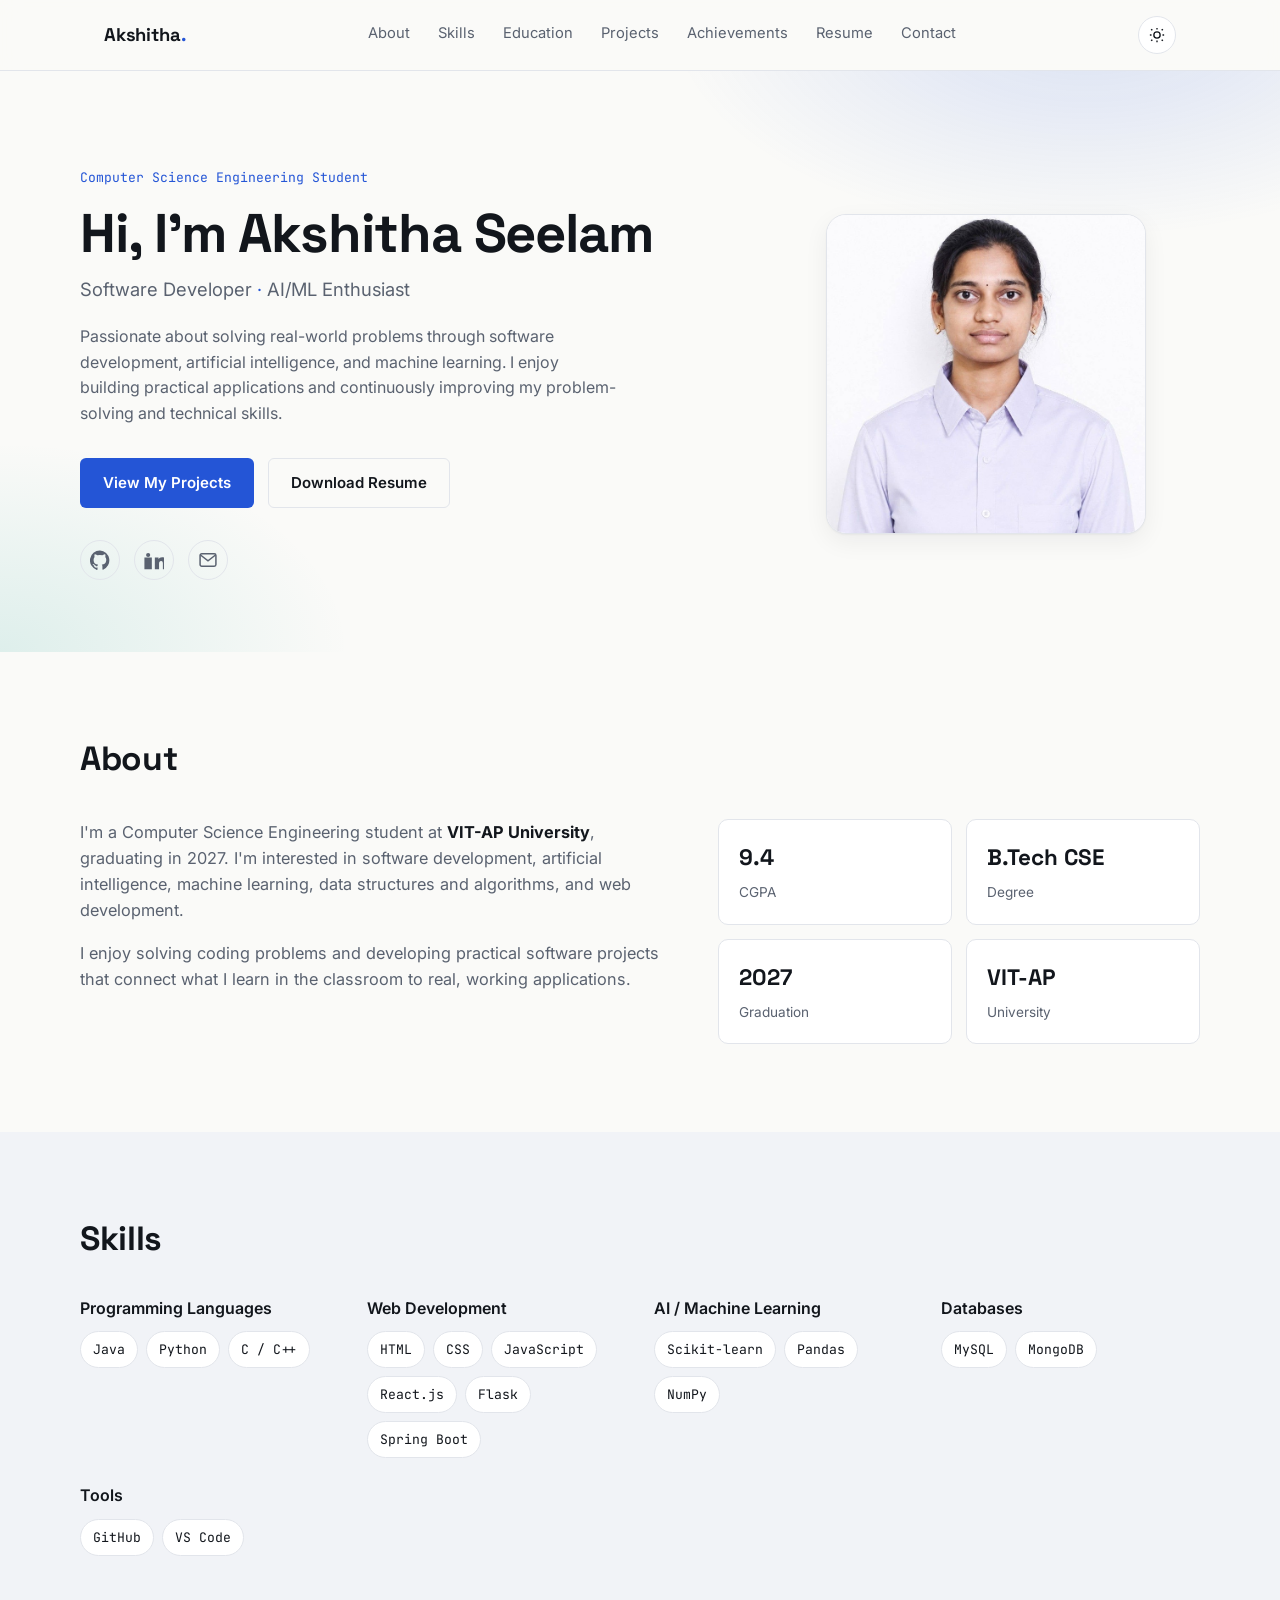
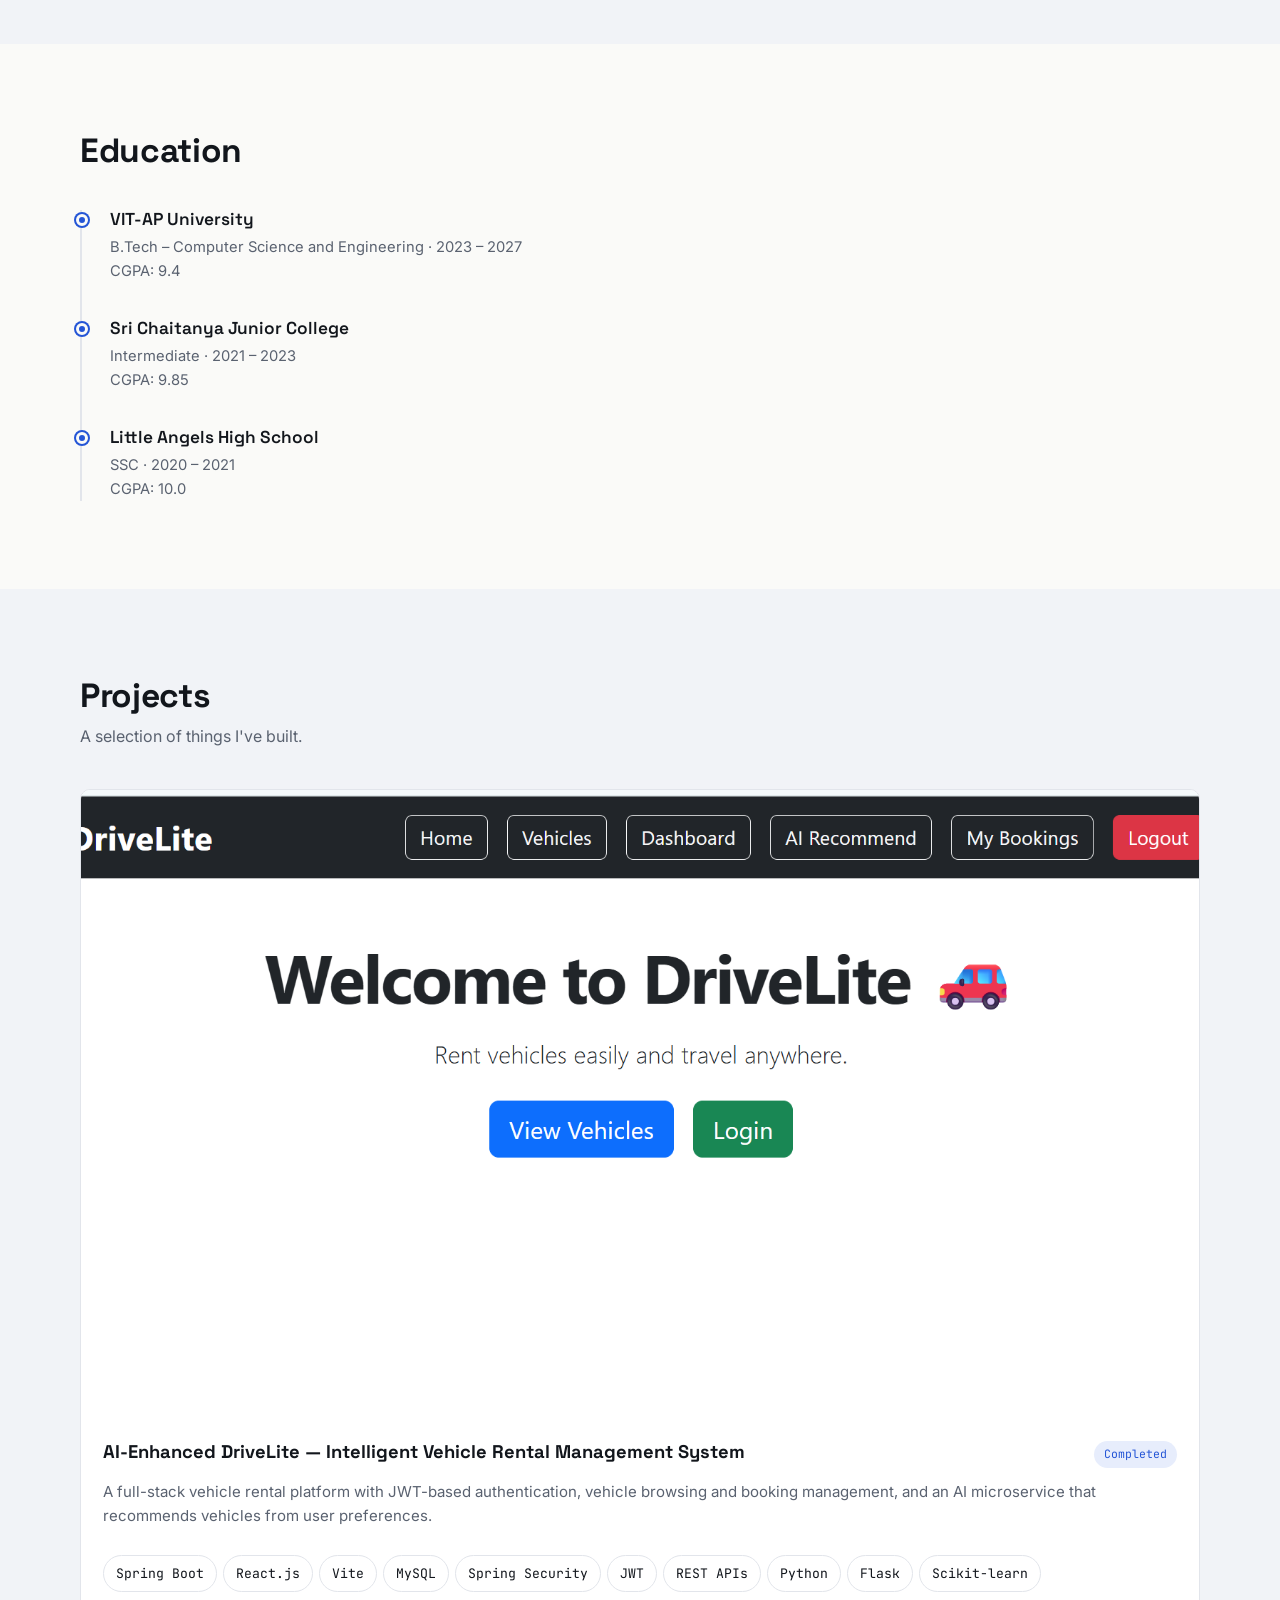
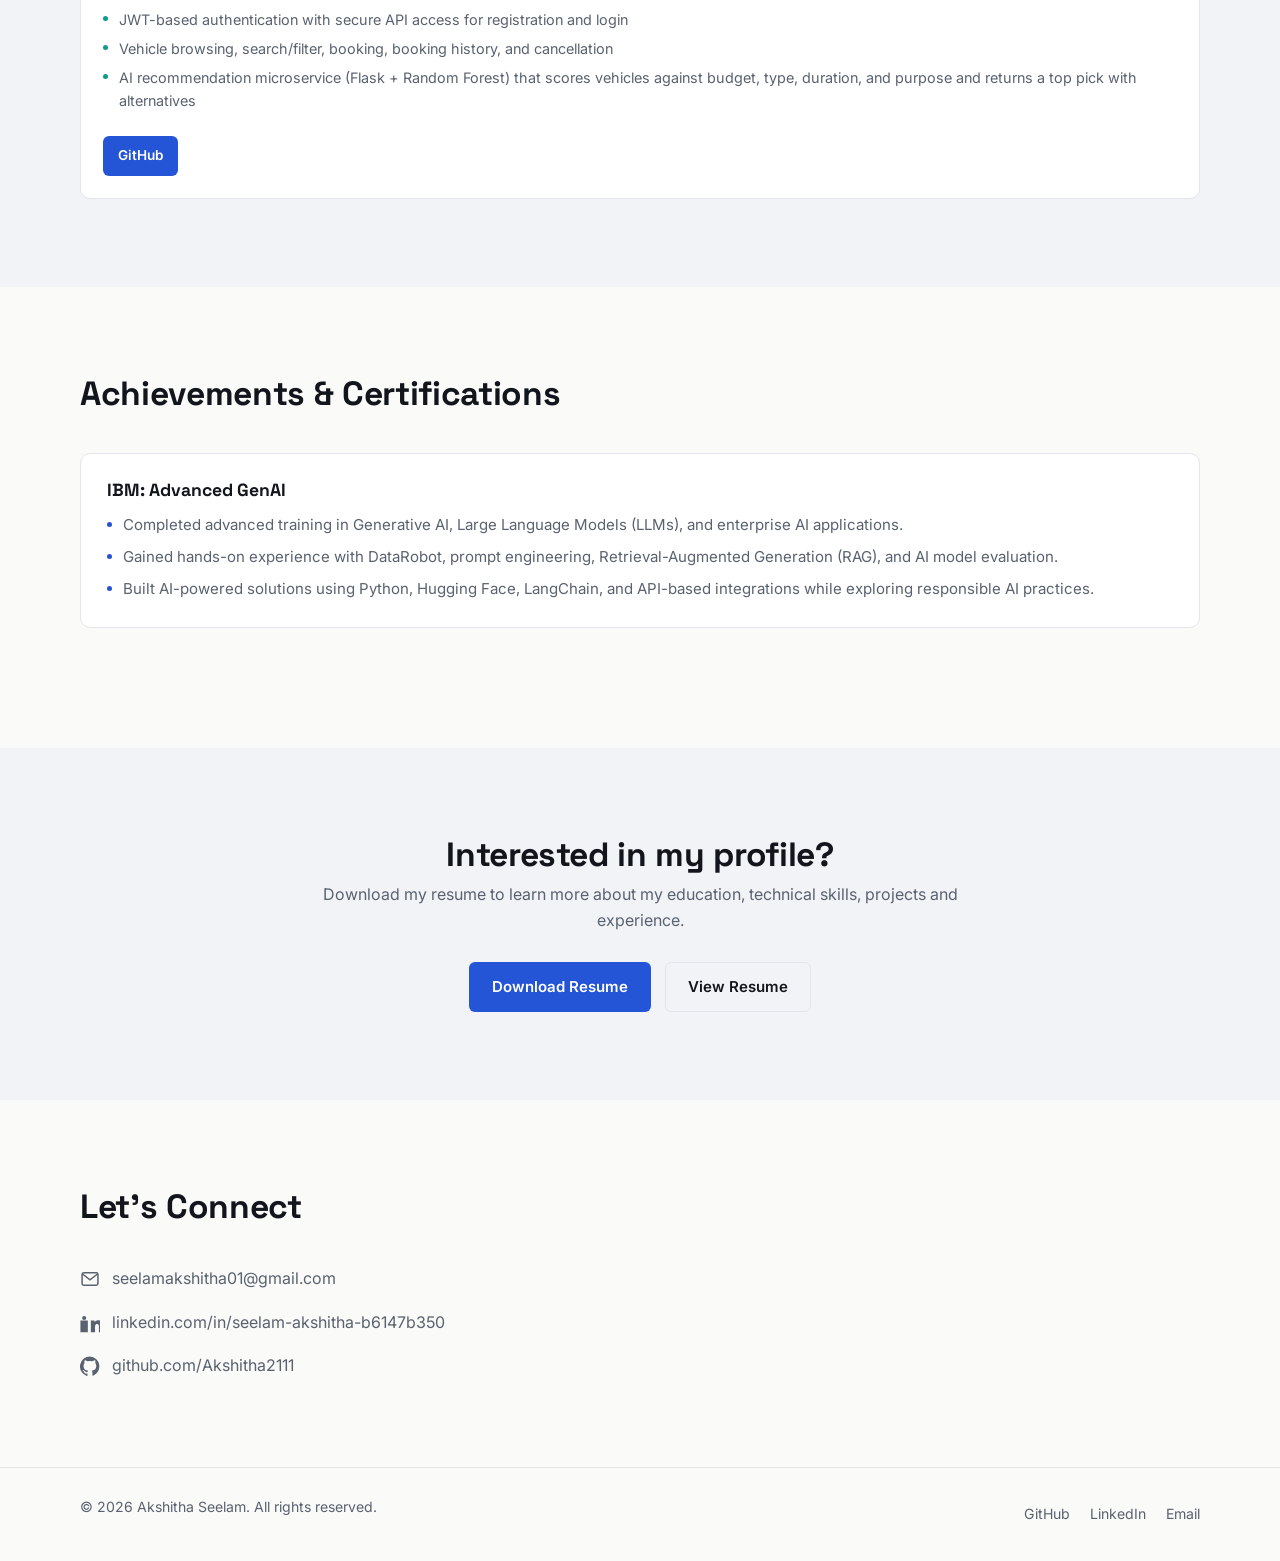
<file: index.html>
<!DOCTYPE html>
<html lang="en">
<head>
<meta charset="UTF-8" />
<meta name="viewport" content="width=device-width, initial-scale=1.0" />
<title>Akshitha Seelam — Software Developer</title>
<meta name="description" content="Portfolio of Akshitha Seelam, Computer Science Engineering student focused on software development, AI and machine learning." />

<link rel="preconnect" href="https://fonts.googleapis.com">
<link rel="preconnect" href="https://fonts.gstatic.com" crossorigin>
<link href="https://fonts.googleapis.com/css2?family=Space+Grotesk:wght@500;600;700&family=Inter:wght@400;500;600&family=JetBrains+Mono:wght@400;500&display=swap" rel="stylesheet">

<link rel="stylesheet" href="style.css" />
</head>
<body>

<a class="skip-link" href="#main">Skip to content</a>

<!-- ================= NAV ================= -->
<header class="nav" id="nav">
  <div class="nav__inner">
    <a href="#" class="nav__brand">Akshitha<span>.</span></a>

    <nav class="nav__links" id="navLinks">
      <a href="#about" class="nav__link">About</a>
      <a href="#skills" class="nav__link">Skills</a>
      <a href="#education" class="nav__link">Education</a>
      <a href="#projects" class="nav__link">Projects</a>
      <a href="#achievements" class="nav__link">Achievements</a>
      <a href="#resume" class="nav__link">Resume</a>
      <a href="#contact" class="nav__link">Contact</a>
    </nav>

    <div class="nav__actions">
      <button class="theme-toggle" id="themeToggle" aria-label="Switch to dark mode" aria-pressed="false">
        <svg class="icon icon-sun" viewBox="0 0 24 24" fill="none" stroke="currentColor" stroke-width="1.8"><circle cx="12" cy="12" r="4.2"/><path d="M12 2.5v2.2M12 19.3v2.2M4.2 4.2l1.6 1.6M18.2 18.2l1.6 1.6M2.5 12h2.2M19.3 12h2.2M4.2 19.8l1.6-1.6M18.2 5.8l1.6-1.6"/></svg>
        <svg class="icon icon-moon" viewBox="0 0 24 24" fill="none" stroke="currentColor" stroke-width="1.8"><path d="M20 14.5A8.5 8.5 0 1 1 9.5 4a6.8 6.8 0 0 0 10.5 10.5Z"/></svg>
      </button>

      <button class="hamburger" id="hamburger" aria-label="Open menu" aria-expanded="false" aria-controls="navLinks">
        <span></span><span></span><span></span>
      </button>
    </div>
  </div>
</header>

<main id="main">

  <!-- ================= HERO ================= -->
  <section class="hero" id="hero">
    <div class="hero__bg" aria-hidden="true"></div>
    <div class="hero__inner">
      <div class="hero__text">
        <p class="hero__eyebrow">Computer Science Engineering Student</p>
        <h1 class="hero__title">Hi, I'm Akshitha Seelam</h1>
        <p class="hero__role">Software Developer <span class="dot">·</span> AI/ML Enthusiast</p>
        <p class="hero__desc">
          Passionate about solving real-world problems through software development,
          artificial intelligence, and machine learning. I enjoy building practical
          applications and continuously improving my problem-solving and technical skills.
        </p>

        <div class="hero__cta">
          <a href="#projects" class="btn btn--primary">View My Projects</a>
          <a href="assets/Akshitha_Resume.pdf" class="btn btn--outline" download>Download Resume</a>
        </div>

        <div class="hero__social">
          <a href="https://github.com/Akshitha2111" target="_blank" rel="noopener" aria-label="GitHub profile" class="social-link">
            <svg viewBox="0 0 24 24" fill="currentColor" width="20" height="20"><path d="M12 .5a12 12 0 0 0-3.8 23.4c.6.1.8-.3.8-.6v-2.2c-3.3.7-4-1.6-4-1.6-.6-1.4-1.4-1.8-1.4-1.8-1-.8.1-.8.1-.8 1.2.1 1.8 1.2 1.8 1.2 1.1 1.9 2.8 1.3 3.5 1 .1-.8.4-1.3.7-1.6-2.7-.3-5.4-1.3-5.4-5.9 0-1.3.5-2.4 1.2-3.2-.1-.3-.5-1.5.1-3.2 0 0 1-.3 3.3 1.2a11.4 11.4 0 0 1 6 0c2.3-1.5 3.3-1.2 3.3-1.2.6 1.7.2 2.9.1 3.2.8.8 1.2 1.9 1.2 3.2 0 4.6-2.7 5.6-5.4 5.9.4.4.8 1.1.8 2.2v3.3c0 .3.2.7.8.6A12 12 0 0 0 12 .5Z"/></svg>
          </a>
          <a href="https://www.linkedin.com/in/seelam-akshitha-b6147b350?utm_source=share_via&amp;utm_content=profile&amp;utm_medium=member_android" target="_blank" rel="noopener" aria-label="LinkedIn profile" class="social-link">
            <svg viewBox="0 0 24 24" fill="currentColor" width="20" height="20"><path d="M4.98 3.5a2.5 2.5 0 1 1 0 5 2.5 2.5 0 0 1 0-5ZM.5 8.98h8.9V23H.5V8.98ZM13 8.98h4.4v1.9h.06c.6-1.1 2.1-2.3 4.3-2.3 4.6 0 5.5 3 5.5 6.9V23h-4.6v-6.4c0-1.5 0-3.5-2.1-3.5s-2.5 1.7-2.5 3.4V23H13V8.98Z"/></svg>
          </a>
          <a href="mailto:seelamakshitha01@gmail.com" aria-label="Send email" class="social-link">
            <svg viewBox="0 0 24 24" fill="none" stroke="currentColor" stroke-width="1.8" width="20" height="20"><rect x="2.5" y="4.5" width="19" height="15" rx="2"/><path d="m3 6 9 7 9-7"/></svg>
          </a>
        </div>
      </div>

      <div class="hero__portrait">
        <div class="portrait-frame">
          <img src="assets/profile.jpg" alt="Portrait of Akshitha Seelam" class="portrait-img" onerror="this.src='data:image/svg+xml;utf8,<svg xmlns=%22http://www.w3.org/2000/svg%22 width=%22400%22 height=%22400%22><rect width=%22400%22 height=%22400%22 fill=%22%23e7ebf3%22/><text x=%2250%25%22 y=%2250%25%22 font-family=%22sans-serif%22 font-size=%2222%22 fill=%22%237a8199%22 text-anchor=%22middle%22 dy=%22.3em%22>Add profile.jpg</text></svg>'" />
        </div>
      </div>
    </div>
  </section>

  <!-- ================= ABOUT ================= -->
  <section class="section" id="about">
    <div class="section__inner">
      <h2 class="section__title">About</h2>
      <div class="about__grid">
        <div class="about__text">
          <p>
            I'm a Computer Science Engineering student at <strong>VIT-AP University</strong>,
            graduating in 2027. I'm interested in software development, artificial intelligence,
            machine learning, data structures and algorithms, and web development.
          </p>
          <p>
            I enjoy solving coding problems and developing practical software projects that
            connect what I learn in the classroom to real, working applications.
          </p>
        </div>

        <div class="about__stats">
          <div class="stat-card">
            <span class="stat-card__value">9.4</span>
            <span class="stat-card__label">CGPA</span>
          </div>
          <div class="stat-card">
            <span class="stat-card__value">B.Tech CSE</span>
            <span class="stat-card__label">Degree</span>
          </div>
          <div class="stat-card">
            <span class="stat-card__value">2027</span>
            <span class="stat-card__label">Graduation</span>
          </div>
          <div class="stat-card">
            <span class="stat-card__value">VIT-AP</span>
            <span class="stat-card__label">University</span>
          </div>
        </div>
      </div>
    </div>
  </section>

  <!-- ================= SKILLS ================= -->
  <section class="section section--alt" id="skills">
    <div class="section__inner">
      <h2 class="section__title">Skills</h2>

      <div class="skills__grid">
        <div class="skill-group">
          <h3 class="skill-group__title">Programming Languages</h3>
          <div class="badges">
            <span class="badge">Java</span>
            <span class="badge">Python</span>
            <span class="badge">C / C++</span>
          </div>
        </div>

        <div class="skill-group">
          <h3 class="skill-group__title">Web Development</h3>
          <div class="badges">
            <span class="badge">HTML</span>
            <span class="badge">CSS</span>
            <span class="badge">JavaScript</span>
            <span class="badge">React.js</span>
            <span class="badge">Flask</span>
            <span class="badge">Spring Boot</span>
          </div>
        </div>

        <div class="skill-group">
          <h3 class="skill-group__title">AI / Machine Learning</h3>
          <div class="badges">
            <span class="badge">Scikit-learn</span>
            <span class="badge">Pandas</span>
            <span class="badge">NumPy</span>
          </div>
        </div>

        <div class="skill-group">
          <h3 class="skill-group__title">Databases</h3>
          <div class="badges">
            <span class="badge">MySQL</span>
            <span class="badge">MongoDB</span>
          </div>
        </div>

        <div class="skill-group">
          <h3 class="skill-group__title">Tools</h3>
          <div class="badges">
            <span class="badge">GitHub</span>
            <span class="badge">VS Code</span>
          </div>
        </div>
      </div>
    </div>
  </section>

  <!-- ================= EDUCATION ================= -->
  <section class="section" id="education">
    <div class="section__inner">
      <h2 class="section__title">Education</h2>

      <ol class="timeline">
        <li class="timeline__item">
          <div class="timeline__dot"></div>
          <div class="timeline__content">
            <h3>VIT-AP University</h3>
            <p class="timeline__meta">B.Tech – Computer Science and Engineering · 2023 – 2027</p>
            <p class="timeline__meta">CGPA: 9.4</p>
          </div>
        </li>
        <li class="timeline__item">
          <div class="timeline__dot"></div>
          <div class="timeline__content">
            <h3>Sri Chaitanya Junior College</h3>
            <p class="timeline__meta">Intermediate · 2021 – 2023</p>
            <p class="timeline__meta">CGPA: 9.85</p>
          </div>
        </li>
        <li class="timeline__item">
          <div class="timeline__dot"></div>
          <div class="timeline__content">
            <h3>Little Angels High School</h3>
            <p class="timeline__meta">SSC · 2020 – 2021</p>
            <p class="timeline__meta">CGPA: 10.0</p>
          </div>
        </li>
      </ol>
    </div>
  </section>

  <!-- ================= PROJECTS ================= -->
  <section class="section section--alt" id="projects">
    <div class="section__inner">
      <h2 class="section__title">Projects</h2>
      <p class="section__sub">A selection of things I've built.</p>

      <div class="project-grid" id="projectGrid">
        <!-- Project cards are injected by script.js from the projects[] array -->
      </div>
    </div>
  </section>

  <!-- ================= ACHIEVEMENTS ================= -->
  <section class="section" id="achievements">
    <div class="section__inner">
      <h2 class="section__title">Achievements &amp; Certifications</h2>

      <div class="cert-card">
        <h3>IBM: Advanced GenAI</h3>
        <ul>
          <li>Completed advanced training in Generative AI, Large Language Models (LLMs), and enterprise AI applications.</li>
          <li>Gained hands-on experience with DataRobot, prompt engineering, Retrieval-Augmented Generation (RAG), and AI model evaluation.</li>
          <li>Built AI-powered solutions using Python, Hugging Face, LangChain, and API-based integrations while exploring responsible AI practices.</li>
        </ul>
      </div>

      
    </div>
  </section>

  <!-- ================= RESUME ================= -->
  <section class="section section--alt" id="resume">
    <div class="section__inner section__inner--narrow">
      <h2 class="section__title">Interested in my profile?</h2>
      <p class="resume__desc">
        Download my resume to learn more about my education, technical skills,
        projects and experience.
      </p>
      <div class="resume__cta">
        <a href="assets/Akshitha_Resume.pdf" class="btn btn--primary" download>Download Resume</a>
        <a href="assets/Akshitha_Resume.pdf" class="btn btn--outline" target="_blank" rel="noopener">View Resume</a>
      </div>
    </div>
  </section>

  <!-- ================= CONTACT ================= -->
  <section class="section" id="contact">
    <div class="section__inner">
      <h2 class="section__title">Let's Connect</h2>

      <div class="contact__grid">
        <div class="contact__info">
          <a class="contact__row" href="mailto:seelamakshitha01@gmail.com">
            <svg viewBox="0 0 24 24" fill="none" stroke="currentColor" stroke-width="1.8" width="20" height="20"><rect x="2.5" y="4.5" width="19" height="15" rx="2"/><path d="m3 6 9 7 9-7"/></svg>
            seelamakshitha01@gmail.com
          </a>
          <a class="contact__row" href="https://www.linkedin.com/in/seelam-akshitha-b6147b350?utm_source=share_via&amp;utm_content=profile&amp;utm_medium=member_android" target="_blank" rel="noopener">
            <svg viewBox="0 0 24 24" fill="currentColor" width="20" height="20"><path d="M4.98 3.5a2.5 2.5 0 1 1 0 5 2.5 2.5 0 0 1 0-5ZM.5 8.98h8.9V23H.5V8.98ZM13 8.98h4.4v1.9h.06c.6-1.1 2.1-2.3 4.3-2.3 4.6 0 5.5 3 5.5 6.9V23h-4.6v-6.4c0-1.5 0-3.5-2.1-3.5s-2.5 1.7-2.5 3.4V23H13V8.98Z"/></svg>
            linkedin.com/in/seelam-akshitha-b6147b350
          </a>
          <a class="contact__row" href="https://github.com/Akshitha2111" target="_blank" rel="noopener">
            <svg viewBox="0 0 24 24" fill="currentColor" width="20" height="20"><path d="M12 .5a12 12 0 0 0-3.8 23.4c.6.1.8-.3.8-.6v-2.2c-3.3.7-4-1.6-4-1.6-.6-1.4-1.4-1.8-1.4-1.8-1-.8.1-.8.1-.8 1.2.1 1.8 1.2 1.8 1.2 1.1 1.9 2.8 1.3 3.5 1 .1-.8.4-1.3.7-1.6-2.7-.3-5.4-1.3-5.4-5.9 0-1.3.5-2.4 1.2-3.2-.1-.3-.5-1.5.1-3.2 0 0 1-.3 3.3 1.2a11.4 11.4 0 0 1 6 0c2.3-1.5 3.3-1.2 3.3-1.2.6 1.7.2 2.9.1 3.2.8.8 1.2 1.9 1.2 3.2 0 4.6-2.7 5.6-5.4 5.9.4.4.8 1.1.8 2.2v3.3c0 .3.2.7.8.6A12 12 0 0 0 12 .5Z"/></svg>
            github.com/Akshitha2111
          </a>
        </div>
      </div>
    </div>
  </section>

</main>

<!-- ================= FOOTER ================= -->
<footer class="footer">
  <div class="footer__inner">
    <p>© 2026 Akshitha Seelam. All rights reserved.</p>
    <div class="footer__links">
      <a href="https://github.com/Akshitha2111" target="_blank" rel="noopener">GitHub</a>
      <a href="https://www.linkedin.com/in/seelam-akshitha-b6147b350?utm_source=share_via&amp;utm_content=profile&amp;utm_medium=member_android" target="_blank" rel="noopener">LinkedIn</a>
      <a href="mailto:seelamakshitha01@gmail.com">Email</a>
    </div>
  </div>
</footer>

<script src="script.js"></script>
</body>
</html>
</file>
<file: style.css>
/* ==========================================================================
   Akshitha Seelam — Portfolio
   Design tokens
   ========================================================================== */
:root {
  --font-display: "Space Grotesk", "Segoe UI", sans-serif;
  --font-body: "Inter", "Segoe UI", sans-serif;
  --font-mono: "JetBrains Mono", "SFMono-Regular", monospace;

  --bg: #FAFAF8;
  --bg-alt: #F1F3F7;
  --surface: #FFFFFF;
  --border: #E2E5EB;
  --text: #12161C;
  --text-muted: #5A6270;
  --accent: #2455D6;
  --accent-soft: #E7EDFC;
  --accent-2: #0F9C8F;

  --shadow: 0 1px 2px rgba(18, 22, 28, 0.04), 0 8px 24px rgba(18, 22, 28, 0.06);
  --radius-sm: 6px;
  --radius-md: 10px;
  --max-width: 1120px;

  --transition: 180ms ease;
}

:root[data-theme="dark"] {
  --bg: #0E1116;
  --bg-alt: #141821;
  --surface: #171C25;
  --border: #262C38;
  --text: #EDEFF3;
  --text-muted: #9BA3B2;
  --accent: #5C8CFF;
  --accent-soft: #1B2540;
  --accent-2: #29C7B4;

  --shadow: 0 1px 2px rgba(0, 0, 0, 0.3), 0 12px 32px rgba(0, 0, 0, 0.35);
}

@media (prefers-reduced-motion: reduce) {
  *, *::before, *::after {
    animation-duration: 0.01ms !important;
    transition-duration: 0.01ms !important;
    scroll-behavior: auto !important;
  }
}

/* ==========================================================================
   Reset
   ========================================================================== */
* { box-sizing: border-box; }
html { scroll-behavior: smooth; }
body {
  margin: 0;
  background: var(--bg);
  color: var(--text);
  font-family: var(--font-body);
  font-size: 16px;
  line-height: 1.6;
  -webkit-font-smoothing: antialiased;
  transition: background var(--transition), color var(--transition);
}
img { max-width: 100%; display: block; }
a { color: inherit; text-decoration: none; }
ul, ol { margin: 0; padding: 0; list-style: none; }
h1, h2, h3 { font-family: var(--font-display); margin: 0; line-height: 1.15; }
p { margin: 0 0 1em; }
p:last-child { margin-bottom: 0; }

.skip-link {
  position: absolute;
  left: -999px;
  top: 0;
  background: var(--accent);
  color: #fff;
  padding: 10px 16px;
  z-index: 100;
  border-radius: 0 0 var(--radius-sm) 0;
}
.skip-link:focus { left: 0; }

:focus-visible {
  outline: 2px solid var(--accent);
  outline-offset: 2px;
}

/* ==========================================================================
   Nav
   ========================================================================== */
.nav {
  position: sticky;
  top: 0;
  z-index: 50;
  background: color-mix(in srgb, var(--bg) 88%, transparent);
  backdrop-filter: blur(10px);
  border-bottom: 1px solid var(--border);
}
.nav__inner {
  max-width: var(--max-width);
  margin: 0 auto;
  padding: 16px 24px;
  display: flex;
  align-items: center;
  justify-content: space-between;
}
.nav__brand {
  font-family: var(--font-display);
  font-weight: 700;
  font-size: 1.15rem;
  letter-spacing: -0.01em;
}
.nav__brand span { color: var(--accent); }

.nav__links {
  display: flex;
  gap: 28px;
}
.nav__link {
  font-size: 0.92rem;
  color: var(--text-muted);
  padding: 6px 0;
  border-bottom: 2px solid transparent;
  transition: color var(--transition), border-color var(--transition);
}
.nav__link:hover, .nav__link:focus-visible { color: var(--text); border-color: var(--accent); }

.nav__actions { display: flex; align-items: center; gap: 10px; }

.theme-toggle {
  width: 38px; height: 38px;
  border-radius: 50%;
  border: 1px solid var(--border);
  background: var(--surface);
  color: var(--text);
  display: grid;
  place-items: center;
  cursor: pointer;
  transition: border-color var(--transition), background var(--transition);
}
.theme-toggle:hover { border-color: var(--accent); }
.theme-toggle .icon { width: 18px; height: 18px; }
.theme-toggle .icon-moon { display: none; }
:root[data-theme="dark"] .theme-toggle .icon-sun { display: none; }
:root[data-theme="dark"] .theme-toggle .icon-moon { display: block; }

.hamburger {
  display: none;
  width: 38px; height: 38px;
  border-radius: var(--radius-sm);
  border: 1px solid var(--border);
  background: var(--surface);
  cursor: pointer;
  flex-direction: column;
  align-items: center;
  justify-content: center;
  gap: 4px;
}
.hamburger span {
  width: 18px; height: 2px;
  background: var(--text);
  transition: transform var(--transition), opacity var(--transition);
}
.hamburger[aria-expanded="true"] span:nth-child(1) { transform: translateY(6px) rotate(45deg); }
.hamburger[aria-expanded="true"] span:nth-child(2) { opacity: 0; }
.hamburger[aria-expanded="true"] span:nth-child(3) { transform: translateY(-6px) rotate(-45deg); }

/* ==========================================================================
   Buttons
   ========================================================================== */
.btn {
  display: inline-flex;
  align-items: center;
  justify-content: center;
  padding: 12px 22px;
  border-radius: var(--radius-sm);
  font-family: var(--font-body);
  font-weight: 600;
  font-size: 0.94rem;
  border: 1px solid transparent;
  cursor: pointer;
  transition: transform var(--transition), background var(--transition), border-color var(--transition), color var(--transition);
}
.btn:hover { transform: translateY(-1px); }
.btn--primary { background: var(--accent); color: #fff; }
.btn--primary:hover { background: color-mix(in srgb, var(--accent) 88%, black); }
.btn--outline { background: transparent; color: var(--text); border-color: var(--border); }
.btn--outline:hover { border-color: var(--accent); color: var(--accent); }
.btn--full { width: 100%; }
.btn--sm { padding: 8px 14px; font-size: 0.85rem; }

/* ==========================================================================
   Hero
   ========================================================================== */
.hero {
  position: relative;
  overflow: hidden;
  padding: 96px 24px 72px;
}
.hero__bg {
  position: absolute;
  inset: 0;
  z-index: -1;
  background:
    radial-gradient(600px 320px at 85% -10%, color-mix(in srgb, var(--accent) 16%, transparent), transparent 70%),
    radial-gradient(500px 300px at 0% 100%, color-mix(in srgb, var(--accent-2) 12%, transparent), transparent 70%);
}
.hero__inner {
  max-width: var(--max-width);
  margin: 0 auto;
  display: grid;
  grid-template-columns: 1.2fr 0.8fr;
  gap: 48px;
  align-items: center;
}
.hero__eyebrow {
  font-family: var(--font-mono);
  font-size: 0.82rem;
  color: var(--accent);
  margin-bottom: 14px;
}
.hero__title {
  font-size: clamp(2.2rem, 4.5vw, 3.4rem);
  font-weight: 700;
  letter-spacing: -0.02em;
  margin-bottom: 10px;
}
.hero__role {
  font-size: 1.15rem;
  color: var(--text-muted);
  margin-bottom: 20px;
}
.hero__role .dot { color: var(--accent); }
.hero__desc {
  max-width: 54ch;
  color: var(--text-muted);
  margin-bottom: 32px;
}
.hero__cta { display: flex; gap: 14px; flex-wrap: wrap; margin-bottom: 32px; }
.hero__social { display: flex; gap: 14px; }
.social-link {
  width: 40px; height: 40px;
  display: grid;
  place-items: center;
  border-radius: 50%;
  border: 1px solid var(--border);
  color: var(--text-muted);
  transition: color var(--transition), border-color var(--transition), transform var(--transition);
}
.social-link:hover { color: var(--accent); border-color: var(--accent); transform: translateY(-2px); }

.hero__portrait { display: flex; justify-content: center; }
.portrait-frame {
  width: min(320px, 80vw);
  aspect-ratio: 1;
  border-radius: 20px;
  overflow: hidden;
  border: 1px solid var(--border);
  box-shadow: var(--shadow);
  background: var(--surface);
}
.portrait-img { width: 100%; height: 100%; object-fit: cover; }

/* ==========================================================================
   Sections
   ========================================================================== */
.section { padding: 88px 24px; }
.section--alt { background: var(--bg-alt); }
.section__inner { max-width: var(--max-width); margin: 0 auto; }
.section__inner--narrow { max-width: 640px; text-align: center; }
.section__title {
  font-size: clamp(1.6rem, 3vw, 2.1rem);
  font-weight: 700;
  letter-spacing: -0.01em;
  margin-bottom: 8px;
}
.section__sub { color: var(--text-muted); margin-bottom: 40px; }
#skills .section__title, #education .section__title, #achievements .section__title,
#about .section__title, #contact .section__title { margin-bottom: 40px; }

/* About */
.about__grid {
  display: grid;
  grid-template-columns: 1.1fr 0.9fr;
  gap: 48px;
  align-items: start;
}
.about__text { color: var(--text-muted); font-size: 1.02rem; }
.about__text strong { color: var(--text); }
.about__stats {
  display: grid;
  grid-template-columns: 1fr 1fr;
  gap: 14px;
}
.stat-card {
  background: var(--surface);
  border: 1px solid var(--border);
  border-radius: var(--radius-md);
  padding: 20px;
  display: flex;
  flex-direction: column;
  gap: 6px;
}
.stat-card__value { font-family: var(--font-display); font-size: 1.4rem; font-weight: 700; }
.stat-card__label { font-size: 0.85rem; color: var(--text-muted); }

/* Skills */
.skills__grid {
  display: grid;
  grid-template-columns: repeat(auto-fit, minmax(230px, 1fr));
  gap: 28px;
}
.skill-group__title {
  font-size: 1rem;
  font-weight: 600;
  margin-bottom: 14px;
  font-family: var(--font-body);
}
.badges { display: flex; flex-wrap: wrap; gap: 8px; }
.badge {
  font-family: var(--font-mono);
  font-size: 0.82rem;
  padding: 7px 12px;
  border-radius: 999px;
  background: var(--surface);
  border: 1px solid var(--border);
  color: var(--text);
}
.badge--link { color: var(--accent); cursor: pointer; transition: border-color var(--transition); }
.badge--link:hover { border-color: var(--accent); }

/* Education timeline */
.timeline { position: relative; padding-left: 28px; border-left: 2px solid var(--border); }
.timeline__item { position: relative; padding-bottom: 36px; }
.timeline__item:last-child { padding-bottom: 0; }
.timeline__dot {
  position: absolute;
  left: -34px;
  top: 4px;
  width: 12px; height: 12px;
  border-radius: 50%;
  background: var(--accent);
  border: 3px solid var(--bg);
  box-shadow: 0 0 0 2px var(--accent);
}
.timeline__content h3 { font-size: 1.08rem; font-weight: 600; margin-bottom: 6px; }
.timeline__meta { color: var(--text-muted); font-size: 0.92rem; margin: 0; }

/* Projects */
.project-grid {
  display: grid;
  grid-template-columns: repeat(auto-fit, minmax(320px, 1fr));
  gap: 28px;
}
.project-card {
  background: var(--surface);
  border: 1px solid var(--border);
  border-radius: var(--radius-md);
  overflow: hidden;
  display: flex;
  flex-direction: column;
  transition: transform var(--transition), box-shadow var(--transition);
}
.project-card:hover { transform: translateY(-4px); box-shadow: var(--shadow); }
.project-card__image {
  aspect-ratio: 16/9;
  background: var(--bg-alt);
  display: grid;
  place-items: center;
  color: var(--text-muted);
  font-family: var(--font-mono);
  font-size: 0.8rem;
  overflow: hidden;
}
.project-card__image img { width: 100%; height: 100%; object-fit: cover; }
.project-card__body { padding: 22px; display: flex; flex-direction: column; gap: 12px; flex: 1; }
.project-card__top { display: flex; justify-content: space-between; align-items: flex-start; gap: 10px; }
.project-card__title { font-size: 1.15rem; font-weight: 700; }
.status-pill {
  font-family: var(--font-mono);
  font-size: 0.72rem;
  padding: 4px 10px;
  border-radius: 999px;
  white-space: nowrap;
  background: var(--accent-soft);
  color: var(--accent);
}
.project-card__desc { color: var(--text-muted); font-size: 0.94rem; }
.project-card__tech { display: flex; flex-wrap: wrap; gap: 6px; }
.project-card__features { margin-top: 4px; }
.project-card__features li {
  position: relative;
  padding-left: 16px;
  color: var(--text-muted);
  font-size: 0.9rem;
  margin-bottom: 6px;
}
.project-card__features li::before {
  content: "";
  position: absolute;
  left: 0; top: 8px;
  width: 5px; height: 5px;
  border-radius: 50%;
  background: var(--accent-2);
}
.project-card__actions { display: flex; gap: 10px; margin-top: auto; padding-top: 6px; }

/* Achievements */
.cert-card {
  background: var(--surface);
  border: 1px solid var(--border);
  border-radius: var(--radius-md);
  padding: 26px;
  margin-bottom: 32px;
}
.cert-card h3 { font-size: 1.1rem; margin-bottom: 12px; }
.cert-card ul { display: flex; flex-direction: column; gap: 8px; }
.cert-card li { position: relative; padding-left: 16px; color: var(--text-muted); font-size: 0.94rem; }
.cert-card li::before { content: "";position: absolute; left: 0; top: 9px; width: 5px; height: 5px; border-radius: 50%; background: var(--accent); }

.coding-block h3 { font-size: 1.1rem; margin-bottom: 10px; }
.coding-block p { color: var(--text-muted); }
.coding-block .badges { margin: 14px 0 8px; }
.placeholder-note { font-size: 0.82rem; color: var(--text-muted); font-style: italic; }

/* Resume */
.resume__desc { color: var(--text-muted); margin-bottom: 28px; }
.resume__cta { display: flex; gap: 14px; justify-content: center; flex-wrap: wrap; }

/* Contact */
.contact__grid {
  display: grid;
  grid-template-columns: 1fr;
  max-width: 480px;
  gap: 48px;
}
.contact__info { display: flex; flex-direction: column; gap: 18px; }
.contact__row {
  display: flex;
  align-items: center;
  gap: 12px;
  color: var(--text-muted);
  transition: color var(--transition);
}
.contact__row:hover { color: var(--accent); }

.contact-form { display: flex; flex-direction: column; gap: 18px; }
.field { display: flex; flex-direction: column; gap: 6px; }
.field label { font-size: 0.88rem; font-weight: 600; }
.field input, .field textarea {
  font-family: var(--font-body);
  font-size: 0.95rem;
  padding: 12px 14px;
  border-radius: var(--radius-sm);
  border: 1px solid var(--border);
  background: var(--surface);
  color: var(--text);
  resize: vertical;
  transition: border-color var(--transition);
}
.field input:focus, .field textarea:focus { border-color: var(--accent); }
.field input.invalid, .field textarea.invalid { border-color: #E5484D; }
.field__error { font-size: 0.8rem; color: #E5484D; min-height: 1em; }
.form__status { font-size: 0.9rem; color: var(--accent-2); min-height: 1.2em; margin-top: 4px; }

/* ==========================================================================
   Footer
   ========================================================================== */
.footer { border-top: 1px solid var(--border); padding: 28px 24px; }
.footer__inner {
  max-width: var(--max-width);
  margin: 0 auto;
  display: flex;
  justify-content: space-between;
  align-items: center;
  flex-wrap: wrap;
  gap: 12px;
  color: var(--text-muted);
  font-size: 0.88rem;
}
.footer__links { display: flex; gap: 20px; }
.footer__links a:hover { color: var(--accent); }

/* ==========================================================================
   Entrance animation (single, subtle)
   ========================================================================== */
.reveal { opacity: 0; transform: translateY(14px); transition: opacity 500ms ease, transform 500ms ease; }
.reveal.is-visible { opacity: 1; transform: translateY(0); }

/* ==========================================================================
   Responsive
   ========================================================================== */
@media (max-width: 860px) {
  .hero__inner { grid-template-columns: 1fr; }
  .hero__portrait { order: -1; }
  .portrait-frame { width: 220px; }
  .about__grid, .contact__grid { grid-template-columns: 1fr; }
}

@media (max-width: 720px) {
  .nav__links {
    position: fixed;
    top: 68px;
    left: 0; right: 0;
    background: var(--bg);
    border-bottom: 1px solid var(--border);
    flex-direction: column;
    gap: 0;
    padding: 8px 24px 18px;
    transform: translateY(-8px);
    opacity: 0;
    pointer-events: none;
    transition: opacity var(--transition), transform var(--transition);
  }
  .nav__links.is-open { opacity: 1; transform: translateY(0); pointer-events: auto; }
  .nav__link { padding: 12px 0; border-bottom: 1px solid var(--border); }
  .hamburger { display: flex; }
}

@media (max-width: 480px) {
  .hero { padding: 72px 20px 56px; }
  .section { padding: 64px 20px; }
  .hero__cta, .resume__cta { flex-direction: column; align-items: stretch; }
}
</file>
